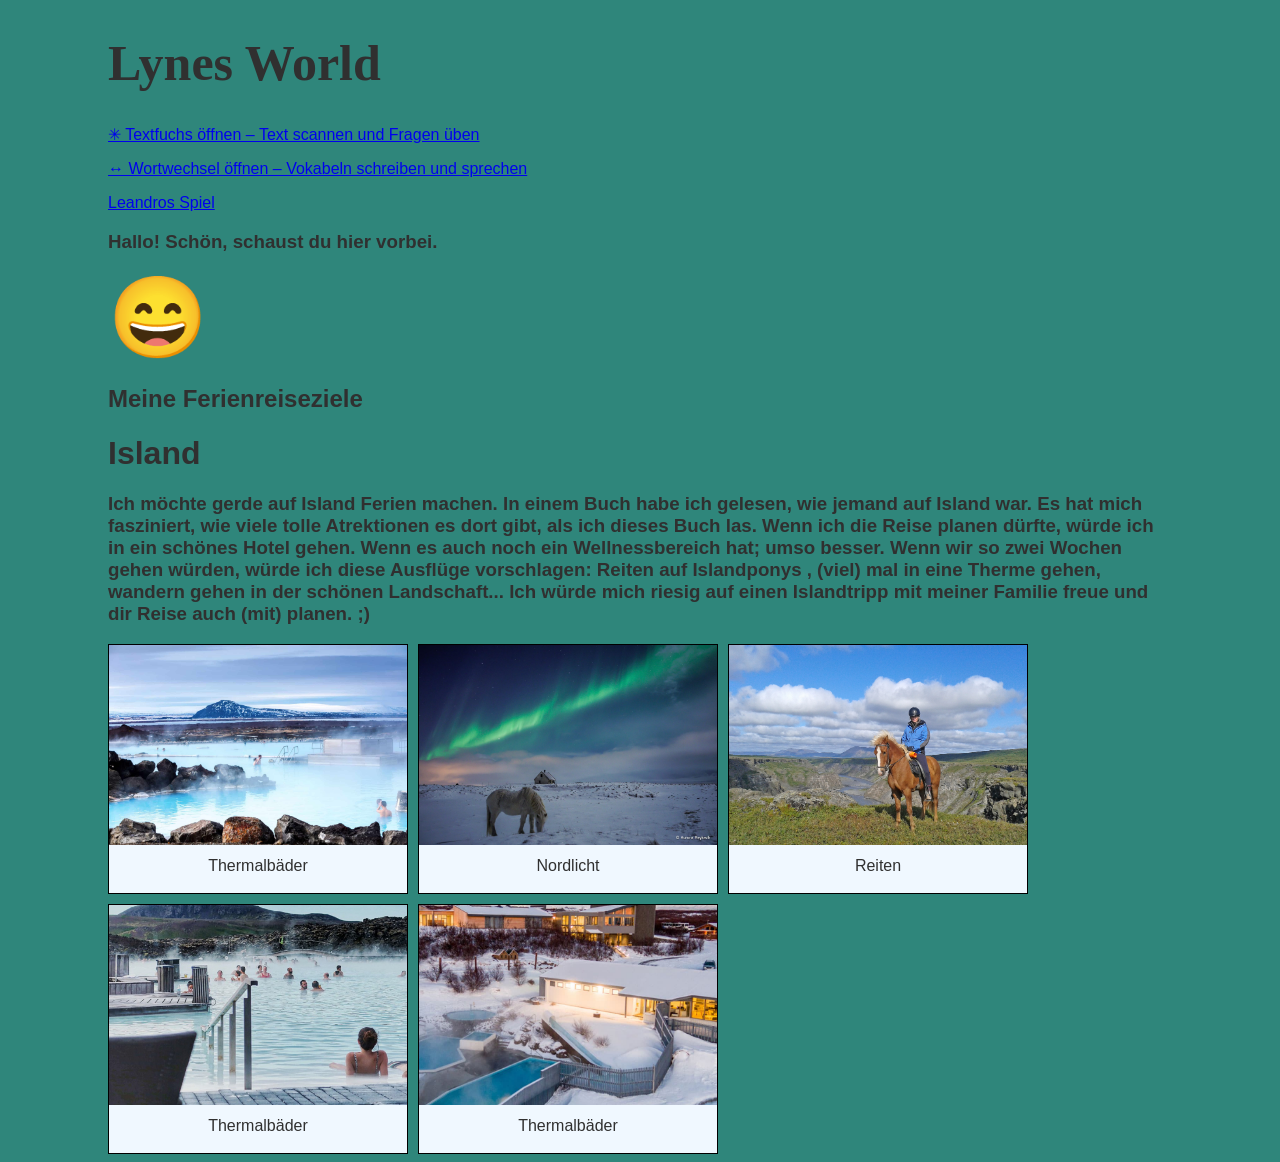
<file: index.html>
<!doctype html>
<html lang="de">
<head>
  <meta charset="utf-8">
  <meta name="viewport" content="width=device-width, initial-scale=1">
  <title>Lynes Webseite</title>
  <link rel="stylesheet" href="style.css">
</head>
<body>
  <!-- Ersetze die Überschrift und den Text durch deine eigenen Ideen. -->
  <h1 class="titel">Lynes World</h1>
  <p><a href="lern-app/index.html">✳ Textfuchs öffnen – Text scannen und Fragen üben</a></p>
  <p><a href="vokabel-app/index.html">↔ Wortwechsel öffnen – Vokabeln schreiben und sprechen</a></p>
   <p><a href="https://mmeisterhans.github.io/zukunftstag-leandro/spiel.html">Leandros Spiel</a></p>
  
  <h3>
    Hallo! Schön, schaust du hier vorbei.
  </h3>



  <!-- Du kannst dieses Bild später ersetzen. -->
  <span role="img" aria-label="Lachendes Gesicht" style="font-size: 80px;">😄</span>
<h2>Meine Ferienreiseziele</h2>
<h1> Island
</h1>
<h3>                                             
Ich möchte gerde auf Island Ferien machen. In einem Buch habe ich gelesen, wie jemand auf Island war. Es hat mich fasziniert, wie viele tolle Atrektionen es dort gibt, als ich dieses Buch las. Wenn ich die Reise planen dürfte, würde ich in ein schönes Hotel gehen. Wenn es auch noch ein Wellnessbereich hat; umso besser. Wenn wir so zwei Wochen gehen würden, würde ich diese Ausflüge vorschlagen: Reiten auf Islandponys , (viel) mal in eine Therme gehen, wandern gehen in der schönen Landschaft... Ich würde mich riesig auf einen Islandtripp mit meiner Familie freue und dir Reise auch (mit) planen.  ;)   </h3>
<div class="bilder">
  <div class="bild">
    <img src="bilder/sources-chaudes-myvatn.jpg" alt="Ein gelber Stern" width="300">
        <p>Thermalbäder</p>

  </div>
  <div class="bild">
    <img src="bilder/R.jpg" alt="Ein gelber Stern" width="300">
        <p>Nordlicht</p>

  </div>
  <div class="bild">
    <img src="bilder/ridetur-island-3-c.jpg" alt="Ein gelber Stern" width="300">
        <p>Reiten</p>


  </div>
  <div class="bild">
    <img src="bilder/original.jpeg" alt="Ein gelber Stern" width="300">
    <p>Thermalbäder</p>
  </div>
    <div class="bild">
    <img src="bilder/Husafell-winter-pool (1).jpg" alt="Ein gelber Stern" width="300">
    <p>Thermalbäder</p>
  </div>
</div>





</body>
</html>
</file>
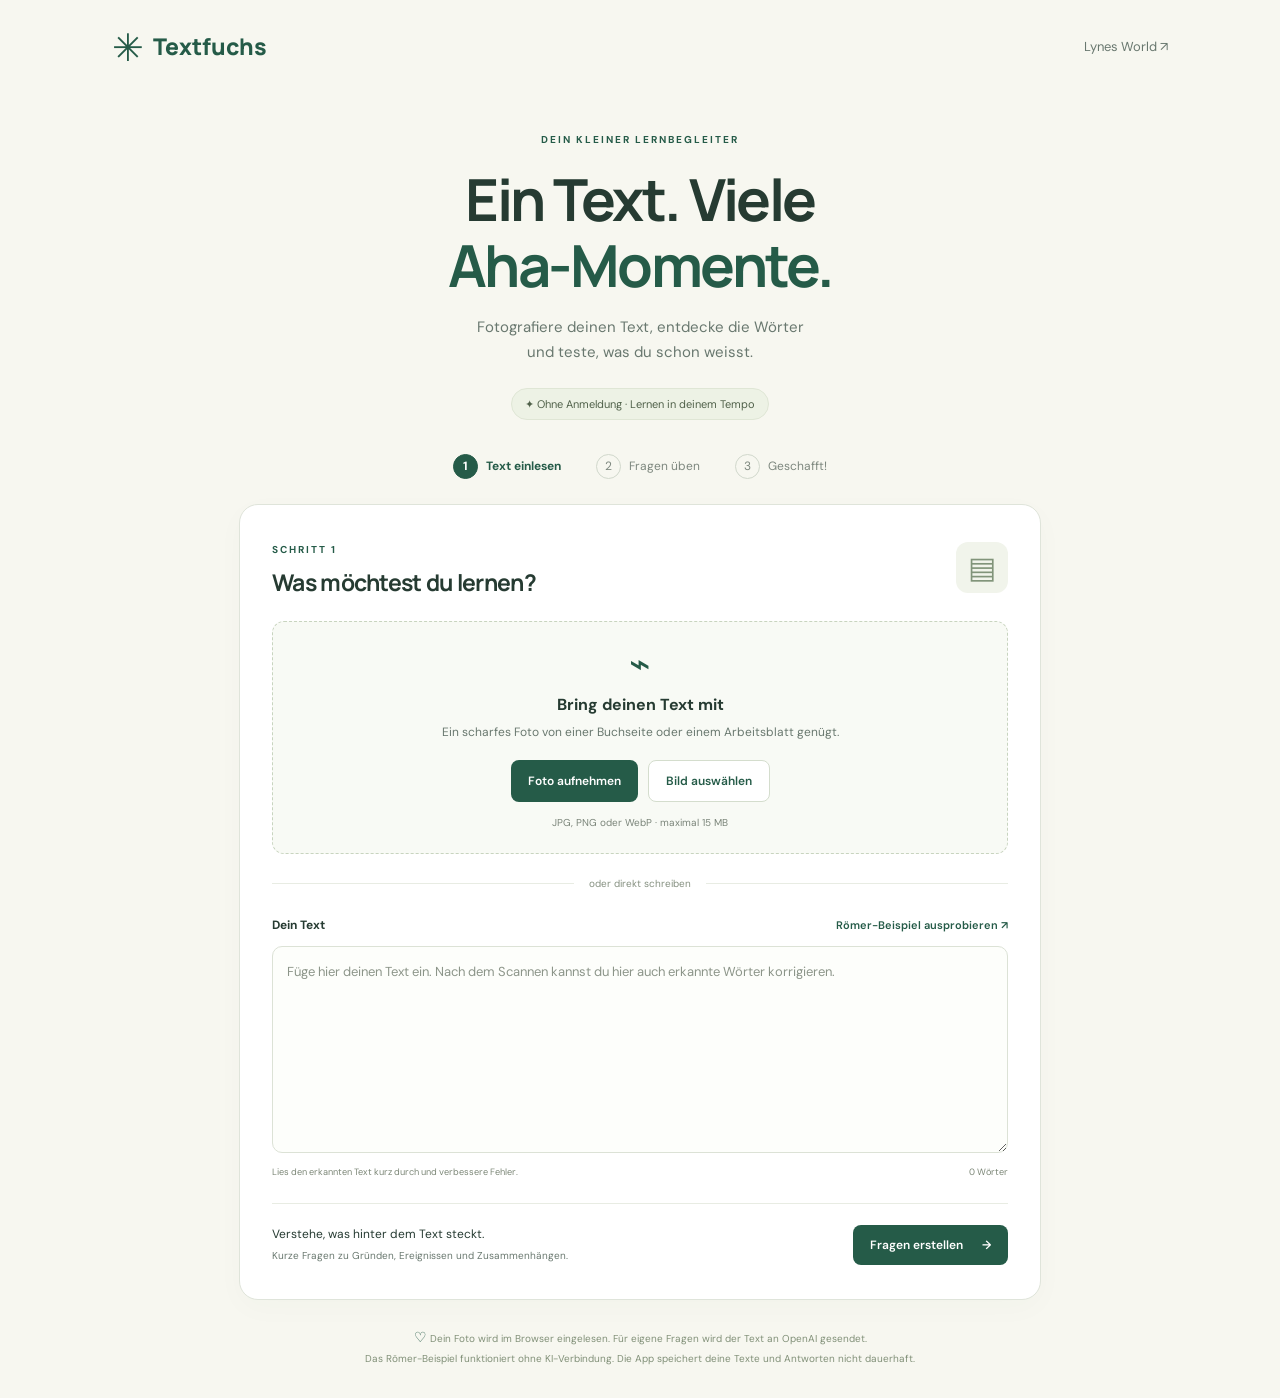
<file: lern-app/index.html>
<!doctype html>
<html lang="de-CH">
<head>
  <meta charset="utf-8">
  <meta name="viewport" content="width=device-width, initial-scale=1">
  <meta name="theme-color" content="#255b48">
  <title>Textfuchs · Dein Text wird zum Quiz</title>
  <link rel="stylesheet" href="style.css">
  <script src="app.js" defer></script>
</head>
<body>
  <header class="topbar"><a class="brand" href="./"><span aria-hidden="true">✳</span> Textfuchs</a><a class="back" href="../index.html">Lynes World ↗</a></header>
  <main>
    <section class="intro"><span class="eyebrow">DEIN KLEINER LERNBEGLEITER</span><h1>Ein Text. Viele<br><em>Aha-Momente.</em></h1><p>Fotografiere deinen Text, entdecke die Wörter<br class="desktop"> und teste, was du schon weisst.</p><span class="tag">✦ Ohne Anmeldung · Lernen in deinem Tempo</span></section>
    <ol class="steps" aria-label="So funktioniert es"><li class="active" id="step1"><span>1</span> Text einlesen</li><li id="step2"><span>2</span> Fragen üben</li><li id="step3"><span>3</span> Geschafft!</li></ol>
    <section class="card" id="editor" aria-labelledby="editor-title">
      <div class="card-heading"><div><span class="eyebrow">SCHRITT 1</span><h2 id="editor-title">Was möchtest du lernen?</h2></div><span class="paper-icon" aria-hidden="true">▤</span></div>
      <div class="upload-box"><span class="upload-icon" aria-hidden="true">⌁</span><h3>Bring deinen Text mit</h3><p>Ein scharfes Foto von einer Buchseite oder einem Arbeitsblatt genügt.</p><div class="actions"><button type="button" id="camera-button" class="primary">Foto aufnehmen</button><button type="button" id="upload-button" class="secondary">Bild auswählen</button></div><small>JPG, PNG oder WebP · maximal 15 MB</small></div>
      <input type="file" id="camera" accept="image/*" capture="environment" hidden>
      <input type="file" id="upload" accept="image/jpeg,image/png,image/webp" hidden>
      <div id="scan-preview" hidden><img id="preview" alt="Dein ausgewählter Text zum Einlesen"><p id="scan-status" role="status" aria-live="polite"></p><progress id="scan-progress" max="1" value="0" aria-label="Fortschritt der Texterkennung"></progress></div>
      <div class="divider"><span>oder direkt schreiben</span></div>
      <div class="text-heading"><label for="source-text">Dein Text</label><button type="button" id="example" class="text-button">Römer-Beispiel ausprobieren ↗</button></div>
      <textarea id="source-text" rows="8" maxlength="20000" placeholder="Füge hier deinen Text ein. Nach dem Scannen kannst du hier auch erkannte Wörter korrigieren." aria-describedby="text-hint"></textarea>
      <div class="text-meta"><small id="text-hint">Lies den erkannten Text kurz durch und verbessere Fehler.</small><small id="word-count">0 Wörter</small></div>
      <p id="error" role="alert" hidden></p>
      <p id="generation-status" role="status" hidden>Die KI liest deinen Text und erstellt Verständnisfragen …</p>
      <div class="card-footer"><p>Verstehe, was hinter dem Text steckt.<br><small>Kurze Fragen zu Gründen, Ereignissen und Zusammenhängen.</small></p><button id="start" type="button" class="primary">Fragen erstellen <span aria-hidden="true">→</span></button></div>
    </section>
    <section class="card quiz" id="quiz" aria-labelledby="question" hidden>
      <div class="quiz-heading"><span class="eyebrow" id="question-count"></span><button class="text-button edit" type="button">← Text bearbeiten</button></div>
      <progress id="quiz-progress" max="1" value="0" aria-label="Fortschritt der Fragen"></progress>
      <p id="question-mode"></p>
      <h2 id="question" tabindex="-1"></h2><label for="answer">Deine kurze Antwort</label><textarea id="answer" rows="2" placeholder="Antworte kurz in deinen eigenen Worten …"></textarea>
      <button id="reveal" class="primary" type="button">Mit dem Text vergleichen</button>
      <div id="solution" hidden><span class="eyebrow">MÖGLICHE ANTWORT</span><p id="model-answer"></p><span class="eyebrow">DAS STEHT IM TEXT</span><blockquote id="source-answer"></blockquote><p>Vergleiche den Inhalt. Du musst nicht dieselben Wörter verwenden.</p><div class="actions"><button type="button" class="secondary" id="retry">Das übe ich noch</button><button type="button" class="primary" id="known">Das wusste ich ✓</button></div></div>
      <details><summary>Originaltext nachlesen</summary><p id="original"></p></details>
    </section>
    <section class="card result" id="result" aria-labelledby="result-title" hidden><span class="result-star" aria-hidden="true">✦</span><span class="eyebrow">GUT GEMACHT!</span><h2 id="result-title" tabindex="-1">Ein Stück schlauer.</h2><p id="score"></p><div class="actions"><button type="button" class="primary" id="repeat">Noch einmal üben</button><button type="button" class="secondary edit">Text bearbeiten</button></div></section>
    <footer><span aria-hidden="true">♡</span> Dein Foto wird im Browser eingelesen. Für eigene Fragen wird der Text an OpenAI gesendet.<br>Das Römer-Beispiel funktioniert ohne KI-Verbindung. Die App speichert deine Texte und Antworten nicht dauerhaft.</footer>
  </main>
</body>
</html>
</file>
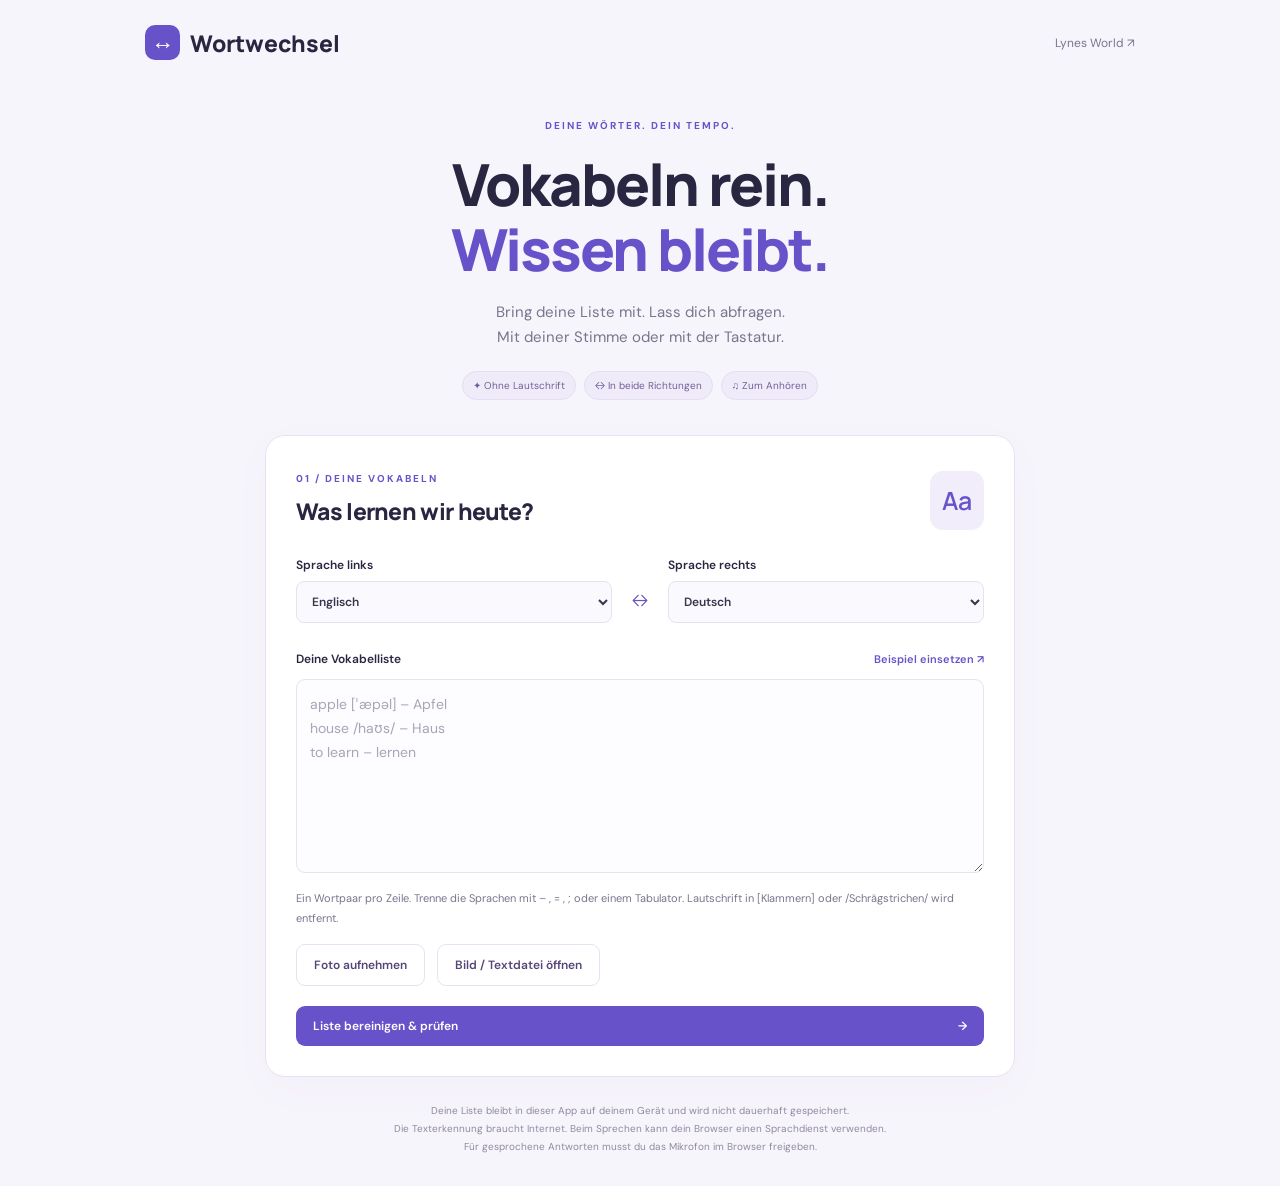
<file: vokabel-app/index.html>
<!doctype html>
<html lang="de-CH">
<head>
  <meta charset="utf-8"><meta name="viewport" content="width=device-width, initial-scale=1">
  <meta name="theme-color" content="#6852c9"><title>Wortwechsel · Dein Vokabeltrainer</title>
  <link rel="stylesheet" href="style.css"><script src="core.js" defer></script><script src="app.js" defer></script>
</head>
<body>
  <header><a href="./" class="brand"><span aria-hidden="true">↔</span> Wortwechsel</a><a href="../index.html">Lynes World ↗</a></header>
  <main>
    <section class="intro"><span class="eyebrow">DEINE WÖRTER. DEIN TEMPO.</span><h1>Vokabeln rein.<br><span>Wissen bleibt.</span></h1><p>Bring deine Liste mit. Lass dich abfragen.<br>Mit deiner Stimme oder mit der Tastatur.</p><div class="pills"><span>✦ Ohne Lautschrift</span><span>↔ In beide Richtungen</span><span>♫ Zum Anhören</span></div></section>
    <section id="setup" class="panel" aria-labelledby="setup-title">
      <div class="heading"><div><span class="eyebrow">01 / DEINE VOKABELN</span><h2 id="setup-title">Was lernen wir heute?</h2></div><span class="badge">Aa</span></div>
      <div class="languages"><label>Sprache links<select id="left-language"><option value="en-GB">Englisch</option><option value="de-DE">Deutsch</option><option value="fr-FR">Französisch</option><option value="it-IT">Italienisch</option><option value="es-ES">Spanisch</option><option value="pt-PT">Portugiesisch</option><option value="la">Latein</option></select></label><span aria-hidden="true">↔</span><label>Sprache rechts<select id="right-language"><option value="de-DE">Deutsch</option><option value="en-GB">Englisch</option><option value="fr-FR">Französisch</option><option value="it-IT">Italienisch</option><option value="es-ES">Spanisch</option><option value="pt-PT">Portugiesisch</option><option value="la">Latein</option></select></label></div>
      <div class="input-heading"><label for="list">Deine Vokabelliste</label><button id="example" class="text-button" type="button">Beispiel einsetzen ↗</button></div>
      <textarea id="list" rows="7" maxlength="40000" aria-describedby="list-hint" placeholder="apple [ˈæpəl] – Apfel&#10;house /haʊs/ – Haus&#10;to learn – lernen"></textarea>
      <p class="hint" id="list-hint">Ein Wortpaar pro Zeile. Trenne die Sprachen mit – , = , ; oder einem Tabulator. Lautschrift in [Klammern] oder /Schrägstrichen/ wird entfernt.</p>
      <div class="import-actions"><button id="camera-button" class="secondary" type="button">Foto aufnehmen</button><button id="file-button" class="secondary" type="button">Bild / Textdatei öffnen</button></div>
      <input id="camera" type="file" accept="image/*" capture="environment" hidden><input id="file" type="file" accept="image/jpeg,image/png,image/webp,text/plain,.txt" hidden>
      <p id="import-status" role="status" hidden></p><p id="error" class="error" role="alert" hidden></p>
      <button id="parse" class="primary wide" type="button">Liste bereinigen & prüfen <span aria-hidden="true">→</span></button>
      <section id="review" hidden aria-labelledby="review-title"><div class="heading"><h3 id="review-title">Passen die Wortpaare?</h3><span id="pair-count" class="hint"></span></div><p class="hint">Prüfe besonders bei Fotos die Zuordnung. Du kannst jedes Wort verbessern.</p><p id="skipped" class="notice" hidden></p><div id="pairs"></div><button id="add-pair" type="button" class="text-button">+ Wortpaar hinzufügen</button>
        <div class="options"><label>Abfragerichtung<select id="direction"><option value="forward">Links → rechts</option><option value="reverse">Rechts → links</option><option value="mixed">Beide Richtungen gemischt</option></select></label><label class="check"><input id="auto-speak" type="checkbox"> Wörter automatisch vorlesen</label><label class="check"><input id="shuffle" type="checkbox" checked> Reihenfolge mischen</label></div>
        <button id="start" type="button" class="primary wide">Los geht’s <span aria-hidden="true">→</span></button>
      </section>
    </section>
    <section id="practice" class="panel practice" hidden aria-labelledby="prompt"><div class="heading"><span id="position" class="eyebrow"></span><button class="text-button edit" type="button">← Zur Liste</button></div><progress id="progress" value="0" max="1" aria-label="Lernfortschritt"></progress><p class="hint" id="translate-label"></p><h2 id="prompt" tabindex="-1"></h2><button id="speak" class="secondary" type="button">♫ Wort anhören</button>
      <form id="answer-form"><label for="answer" id="answer-label">Deine Übersetzung</label><div class="answer-row"><input id="answer" type="text" autocomplete="off" autocapitalize="off" spellcheck="false" placeholder="Schreiben oder sprechen …"><button id="microphone" class="secondary" type="button">Mikrofon</button></div><p id="speech-status" class="hint" role="status"></p><div class="import-actions"><button id="check" class="primary" type="submit">Antwort prüfen</button><button id="reveal" class="text-button" type="button">Antwort zeigen</button></div></form>
      <div id="feedback" class="feedback" role="status" hidden><strong id="feedback-title"></strong><p id="correct-answer"></p><button id="next" type="button" class="primary">Weiter →</button></div>
      <p class="hint small">Gross- und Kleinschreibung zählen nicht. Alternative Übersetzungen kannst du in der Liste mit / trennen.</p>
    </section>
    <section id="result" class="panel result" hidden aria-labelledby="result-title"><div class="celebrate" aria-hidden="true">✦</div><span class="eyebrow">RUNDE GESCHAFFT</span><h2 id="result-title" tabindex="-1">Wort für Wort besser.</h2><p id="score"></p><div class="import-actions"><button id="retry" class="primary" type="button">Unsichere Wörter üben</button><button id="repeat" class="secondary" type="button">Alle wiederholen</button><button class="text-button edit" type="button">Zur Liste</button></div></section>
    <footer>Deine Liste bleibt in dieser App auf deinem Gerät und wird nicht dauerhaft gespeichert.<br>Die Texterkennung braucht Internet. Beim Sprechen kann dein Browser einen Sprachdienst verwenden.<br><span id="support-note"></span></footer>
  </main>
</body>
</html>
</file>
<file: style.css>
/* Probiere andere Farbnamen und Schriften aus. */
body {
  background-color: rgb(47, 134, 123);
  color: rgb(48, 48, 48);
  font-family:'Gill Sans', 'Gill Sans MT', Calibri, 'Trebuchet MS', sans-serif;
  padding-left: 100px;
  padding-right: 100px;
}

.bilder {
  display: flex;
  flex-wrap: wrap;
  gap: 10px;
}

.bild {
  flex: 0 0 300px;
  width: 300px;
  height: 250px;
  box-sizing: border-box;
  border: 1px solid black;
  overflow: hidden;
  background-color: aliceblue;
}

.bild img {
  display: block;
  width: 100%;
  height: 200px;
  object-fit: cover;
  object-position: center;
}

.bild p {
  margin: 12px;
  text-align: center;
}

.titel {
  font-size: 50px;
  font-family: red
}
</file>
<file: lern-app/style.css>
@import url('https://fonts.googleapis.com/css2?family=DM+Sans:wght@400;500;600;700&family=Manrope:wght@400;500;600;700;800&display=swap');
#question-mode,#generation-status{font-size:12px;line-height:1.7;color:#69786f}#solution #model-answer{font-size:15px;line-height:1.7;color:#263b32;margin-bottom:24px}
:root{font-family:'DM Sans',sans-serif;color:#263b32;background:#f7f7f0;font-synthesis:none;--green:#255b48;--muted:#69786f;--line:#dfe4da}*{box-sizing:border-box}body{margin:0}.topbar{max-width:1120px;margin:auto;padding:27px 32px;display:flex;justify-content:space-between;align-items:center}.brand{font-family:Manrope,sans-serif;font-weight:800;font-size:23px;text-decoration:none;color:var(--green);display:flex;gap:9px;align-items:center}.brand span{font-size:38px;line-height:1}.back{font-size:13px;color:var(--muted);text-decoration:none}main{max-width:850px;padding:18px 24px 30px;margin:auto}.intro{text-align:center;padding:17px 0 34px}.eyebrow{font-size:10px;letter-spacing:2px;font-weight:700;color:var(--green)}h1{font-family:Manrope,sans-serif;font-size:clamp(38px,6vw,58px);letter-spacing:-2.5px;line-height:1.13;margin:18px 0}h1 em{font-style:normal;color:var(--green)}.intro p{color:var(--muted);line-height:1.65;font-size:15px}.tag{display:inline-block;border:1px solid #dfe6d5;border-radius:25px;padding:8px 13px;font-size:11px;margin-top:8px;background:#edf2e5;color:#50614a}.steps{display:flex;justify-content:center;gap:35px;list-style:none;padding:0;margin:0 0 25px;color:#7d877e;font-size:12px}.steps li{display:flex;align-items:center;gap:8px}.steps span{display:grid;place-items:center;width:25px;height:25px;border-radius:50%;border:1px solid #d1d8cc}.steps .active{color:var(--green);font-weight:700}.steps .active span{background:var(--green);border-color:var(--green);color:white}.card{background:#fff;border:1px solid var(--line);border-radius:19px;padding:32px;box-shadow:0 8px 30px #30482b06}.card-heading{display:flex;justify-content:space-between;align-items:center;margin-bottom:23px}h2{font-family:Manrope,sans-serif;font-size:23px;letter-spacing:-.7px;margin:8px 0 0}.paper-icon{font-size:30px;color:#81947a;background:#f1f4eb;border-radius:12px;padding:6px 12px}.upload-box{border:1.5px dashed #c8d4bf;border-radius:12px;background:#f8faf5;text-align:center;padding:24px 18px}.upload-icon{font-size:36px;line-height:1;display:block;color:var(--green)}h3{font-size:16px;margin:12px 0 8px}.upload-box p{font-size:12px;color:var(--muted);line-height:1.6;margin:0 0 18px}.actions{display:flex;gap:10px;justify-content:center;flex-wrap:wrap}button{font:inherit;font-size:12px;font-weight:600;cursor:pointer;border:0;border-radius:8px;padding:12px 17px;transition:background .15s,transform .15s}.primary{background:var(--green);color:white}.primary:hover{background:#194532}.secondary{border:1px solid #d4ddcd;background:white;color:var(--green)}.secondary:hover{background:#edf2e5}button:disabled{opacity:.55;cursor:wait}button:active{transform:translateY(1px)}:focus-visible{outline:3px solid #cf992d;outline-offset:4px}.upload-box small{display:block;margin-top:14px;color:#7a8479;font-size:10px}.divider{display:flex;align-items:center;gap:15px;color:#859080;font-size:10px;margin:23px 0}.divider:before,.divider:after{content:'';height:1px;flex:1;background:#e8ece3}.text-heading{display:flex;align-items:center;justify-content:space-between;gap:10px;margin-bottom:9px}label{font-size:12px;font-weight:700}.text-button{background:none;color:var(--green);padding:5px 0;font-size:11px}textarea{width:100%;resize:vertical;border:1px solid #dce2d6;border-radius:10px;padding:14px;background:#fdfefb;font:inherit;font-size:13px;line-height:1.7;min-height:120px;color:#263b32}textarea::placeholder{color:#8c9589}.text-meta{display:flex;gap:15px;justify-content:space-between;margin-top:8px;color:#7c8777;font-size:11px}.text-meta small:last-child{white-space:nowrap}.card-footer{display:flex;align-items:center;justify-content:space-between;gap:20px;border-top:1px solid #e8ece3;margin-top:25px;padding-top:20px}.card-footer p{margin:0;font-size:12px;line-height:1.8}.card-footer small{color:var(--muted);font-size:10px}.card-footer button{white-space:nowrap}.card-footer button span{padding-left:16px}footer{text-align:center;font-size:10px;line-height:1.8;color:#819078;margin-top:25px}footer span{color:var(--green);font-size:14px}#error{background:#fff0e7;color:#8c3f1f;padding:12px;border-radius:8px;font-size:13px}#scan-preview{margin-top:18px;text-align:center}#preview{max-width:100%;max-height:200px;border-radius:9px}#scan-status{font-size:12px}progress{width:100%;height:7px;accent-color:var(--green)}.quiz-heading{display:flex;justify-content:space-between;align-items:center;gap:15px}.quiz h2{margin:28px 0 24px;line-height:1.5}.quiz textarea{display:block;margin:10px 0 15px}.quiz progress{margin-top:18px}.quiz details{margin-top:25px;border-top:1px solid var(--line);padding-top:18px;font-size:12px;line-height:1.8}.quiz summary{cursor:pointer;color:var(--green)}#original{white-space:pre-wrap}#solution{background:#f2f6ec;border-radius:10px;margin-top:22px;padding:20px}blockquote{margin:14px 0;padding-left:14px;border-left:3px solid #a9bf8b;font-size:15px;line-height:1.8}#solution p{font-size:12px;line-height:1.6;color:var(--muted)}.result{text-align:center;padding:45px 25px}.result-star{display:block;color:#cc9a34;font-size:70px;margin-bottom:15px}.result h2{font-size:30px}.result p{color:var(--muted);line-height:1.8;margin:20px 0 28px}[hidden]{display:none!important}@media(max-width:600px){.topbar{padding:20px}.brand{font-size:20px}main{padding:5px 14px 25px}.intro{padding-top:15px}h1{letter-spacing:-1.5px}.intro p{font-size:14px}.steps{gap:15px;font-size:10px}.steps span{width:23px;height:23px}.steps li{gap:5px}.card{padding:21px 18px;border-radius:15px}h2{font-size:20px}.card-footer{align-items:stretch;flex-direction:column;gap:13px}.card-footer button{width:100%}.text-meta{font-size:10px}.text-heading{align-items:baseline}footer{padding:0 15px}.quiz h2{font-size:21px}.desktop{display:none}}
</file>
<file: vokabel-app/style.css>
@import url('https://fonts.googleapis.com/css2?family=DM+Sans:wght@400;500;600;700&family=Manrope:wght@500;600;700;800&display=swap');
:root{font-family:'DM Sans',sans-serif;color:#292641;background:#f7f5fc;--accent:#6852c9;--muted:#79758c;--line:#e7e2f1}*{box-sizing:border-box}body{margin:0}header{max-width:1050px;margin:auto;display:flex;align-items:center;justify-content:space-between;padding:25px 30px}a{color:var(--muted);text-decoration:none;font-size:12px}.brand{color:#292641;font:800 23px Manrope,sans-serif;display:flex;align-items:center;gap:10px}.brand span{display:grid;place-items:center;background:var(--accent);color:white;width:35px;height:35px;border-radius:10px}main{max-width:790px;padding:10px 20px 30px;margin:auto}.intro{text-align:center;padding:18px 0 35px}.eyebrow{font-size:10px;letter-spacing:2px;font-weight:700;color:var(--accent)}h1{font:800 clamp(39px,7vw,58px)/1.12 Manrope,sans-serif;letter-spacing:-2px;margin:18px 0}h1 span{color:var(--accent)}.intro p{font-size:15px;line-height:1.7;color:var(--muted)}.pills{display:flex;justify-content:center;gap:8px;flex-wrap:wrap;margin-top:20px}.pills span{background:#efebf9;border:1px solid #e4ddf3;border-radius:25px;font-size:10px;padding:7px 10px;color:#726099}.panel{background:white;border:1px solid var(--line);border-radius:20px;box-shadow:0 12px 40px #51427b08;padding:30px}.heading{display:flex;align-items:center;justify-content:space-between;gap:12px;margin-bottom:22px}h2{font:800 23px Manrope,sans-serif;letter-spacing:-.7px;margin:8px 0}.badge{font:600 25px Manrope,sans-serif;background:#f1edfa;color:var(--accent);padding:12px;border-radius:13px}.languages{display:flex;align-items:center;gap:20px;padding-bottom:22px}.languages label{flex:1}.languages>span{margin-top:22px;color:var(--accent)}label{display:block;font-size:12px;font-weight:600}select{display:block;margin-top:8px;width:100%;padding:11px;background:#faf9fd;border:1px solid var(--line);border-radius:8px;font:inherit;color:#39334c}button,input,textarea{font:inherit}button{cursor:pointer;border:0;border-radius:9px;font-weight:600;font-size:12px;padding:12px 17px}button:disabled{opacity:.5;cursor:default}.primary{background:var(--accent);color:white}.primary:hover:enabled{background:#5340b0}.secondary{border:1px solid var(--line);background:white;color:#554578}.secondary:hover:enabled{background:#f2eefb}.text-button{background:none;padding:7px 0;color:var(--accent);font-size:11px}.wide{width:100%;display:flex;justify-content:space-between;margin-top:20px}.input-heading{display:flex;align-items:center;justify-content:space-between;gap:10px;margin-bottom:6px}textarea,input[type=text]{border:1px solid var(--line);background:#fdfcff;border-radius:9px;padding:13px;color:#292641;width:100%;font-size:14px;line-height:1.7}textarea{resize:vertical;min-height:130px}textarea::placeholder,input::placeholder{color:#aaa4b7}.hint{font-size:11px;color:var(--muted);line-height:1.8}.import-actions{display:flex;gap:12px;align-items:center;flex-wrap:wrap;margin-top:15px}.error,.notice{font-size:12px;line-height:1.7;padding:12px;border-radius:8px;background:#fff2e8;color:#8c4b25;white-space:pre-wrap}#review{margin-top:28px;border-top:1px solid var(--line);padding-top:25px}#review .heading{margin-bottom:4px}h3{font:700 17px Manrope,sans-serif;margin:0}.pair{display:grid;grid-template-columns:1fr 1fr 30px;gap:9px;margin-bottom:9px}.pair input{font-size:12px;padding:8px 10px}.remove{padding:0;background:#faf7fc;color:#968ca8;font-size:20px}.options{border-top:1px solid var(--line);margin-top:18px;padding-top:20px;display:grid;gap:16px}.check{display:flex;align-items:center;gap:8px;font-weight:400}.check input{accent-color:var(--accent)}progress{width:100%;height:6px;accent-color:var(--accent)}.practice{text-align:center}.practice .heading{text-align:left}.practice h2{font-size:clamp(30px,6vw,45px);margin:23px 0;overflow-wrap:anywhere}.practice form{text-align:left;margin-top:28px}.answer-row{display:flex;align-items:stretch;gap:8px;margin-top:8px}.answer-row input{min-width:0}.answer-row button{flex-shrink:0}#speech-status{min-height:18px;margin:8px 0}.practice .small{margin-top:25px;font-size:10px}.feedback{text-align:left;background:#efedf9;border-radius:12px;padding:20px;margin-top:22px;line-height:1.7}.feedback.good{background:#eaf6eb;color:#2d6136}.feedback p{white-space:pre-wrap;font-size:14px;overflow-wrap:anywhere}.feedback button{margin-top:5px}#translate-label{margin-top:25px}.result{text-align:center;padding:45px 25px}.celebrate{color:#aa8ad7;font-size:70px;margin-bottom:15px}.result h2{font-size:29px}.result p{color:var(--muted);font-size:15px;line-height:1.8}.result .import-actions{justify-content:center}footer{font-size:10px;line-height:1.8;text-align:center;color:#92889f;margin:25px 0 0}#import-status{font-size:12px;color:var(--accent)}:focus-visible{outline:3px solid #c3a333;outline-offset:3px}[hidden]{display:none!important}@media(max-width:560px){header{padding:20px}.brand{font-size:20px}main{padding:0 13px 25px}.panel{padding:22px 17px}.intro{padding:20px 0 26px}.languages{gap:12px}h2{font-size:20px}.pair{gap:6px;grid-template-columns:minmax(0,1fr) minmax(0,1fr) 25px}.pair input{min-width:0}.answer-row{flex-wrap:wrap}.answer-row input{flex:1 1 160px}.result .import-actions{flex-direction:column}.intro p{font-size:14px}}
</file>
